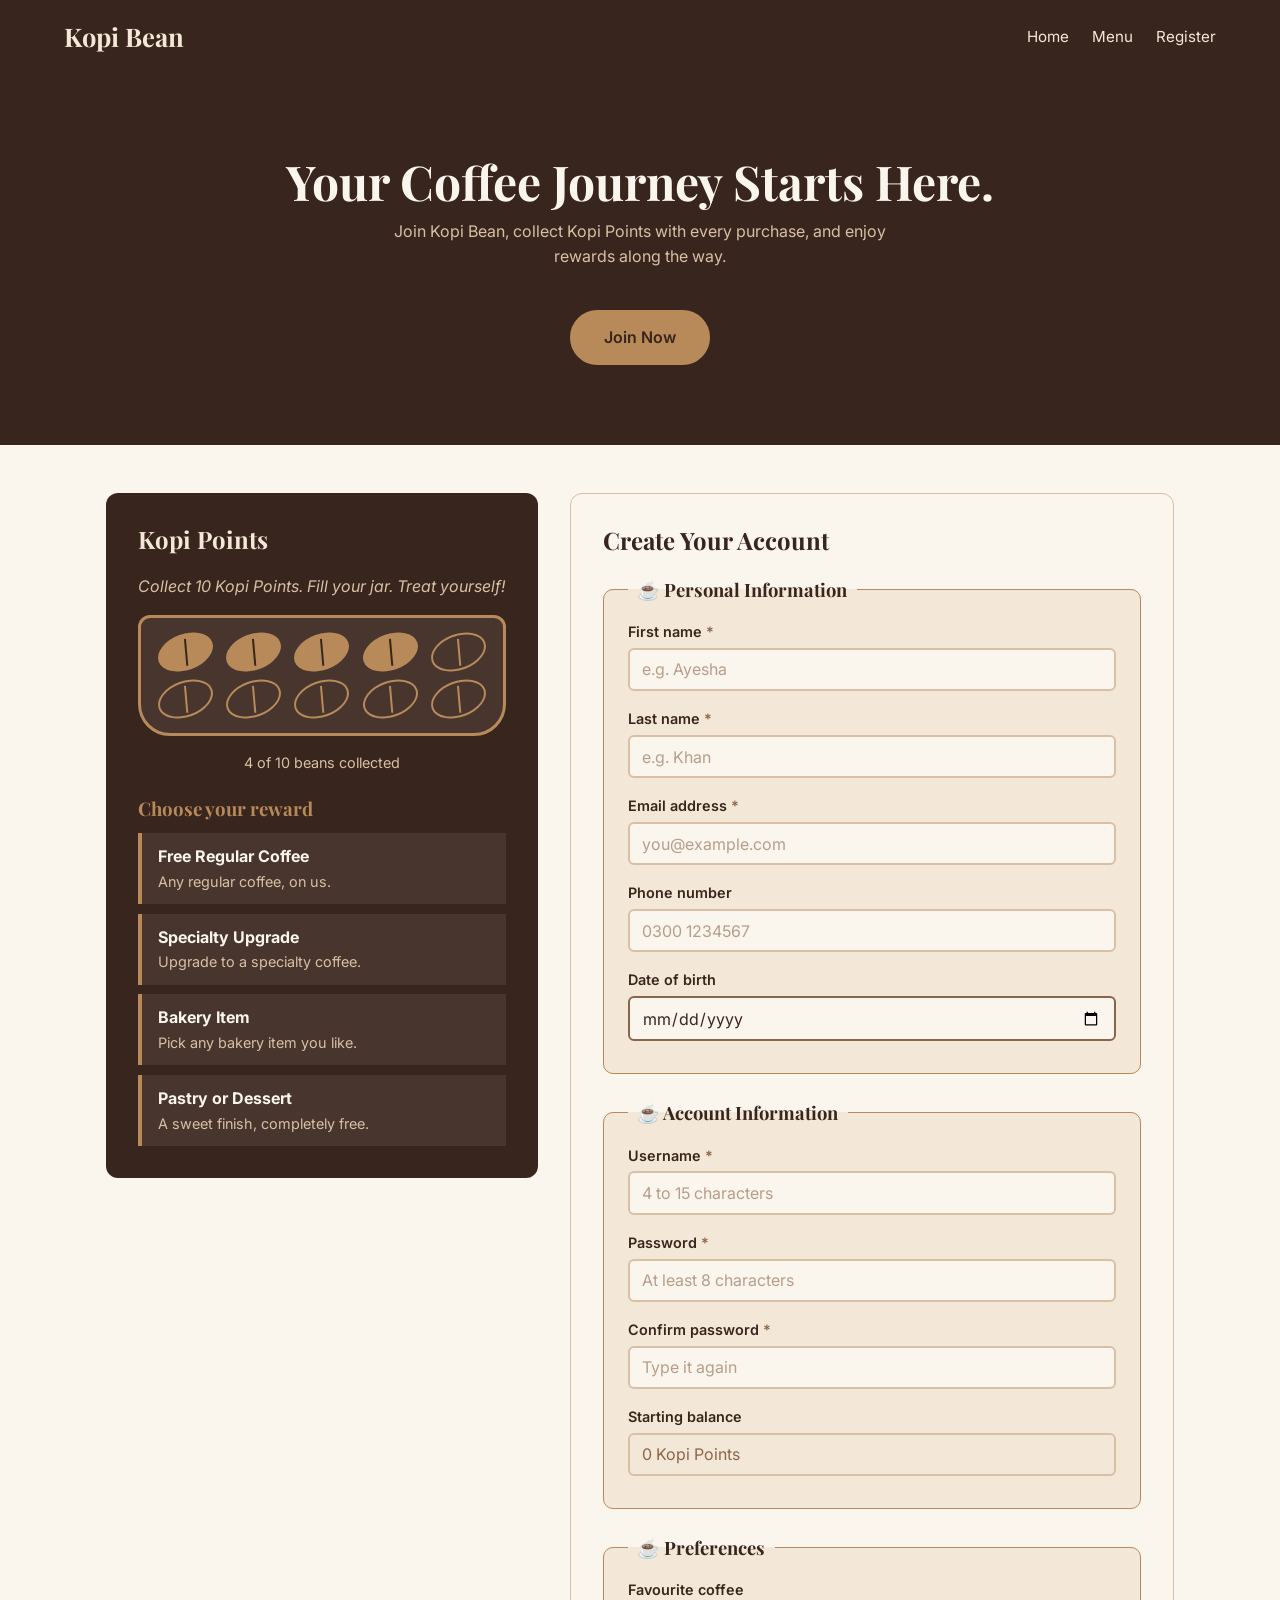
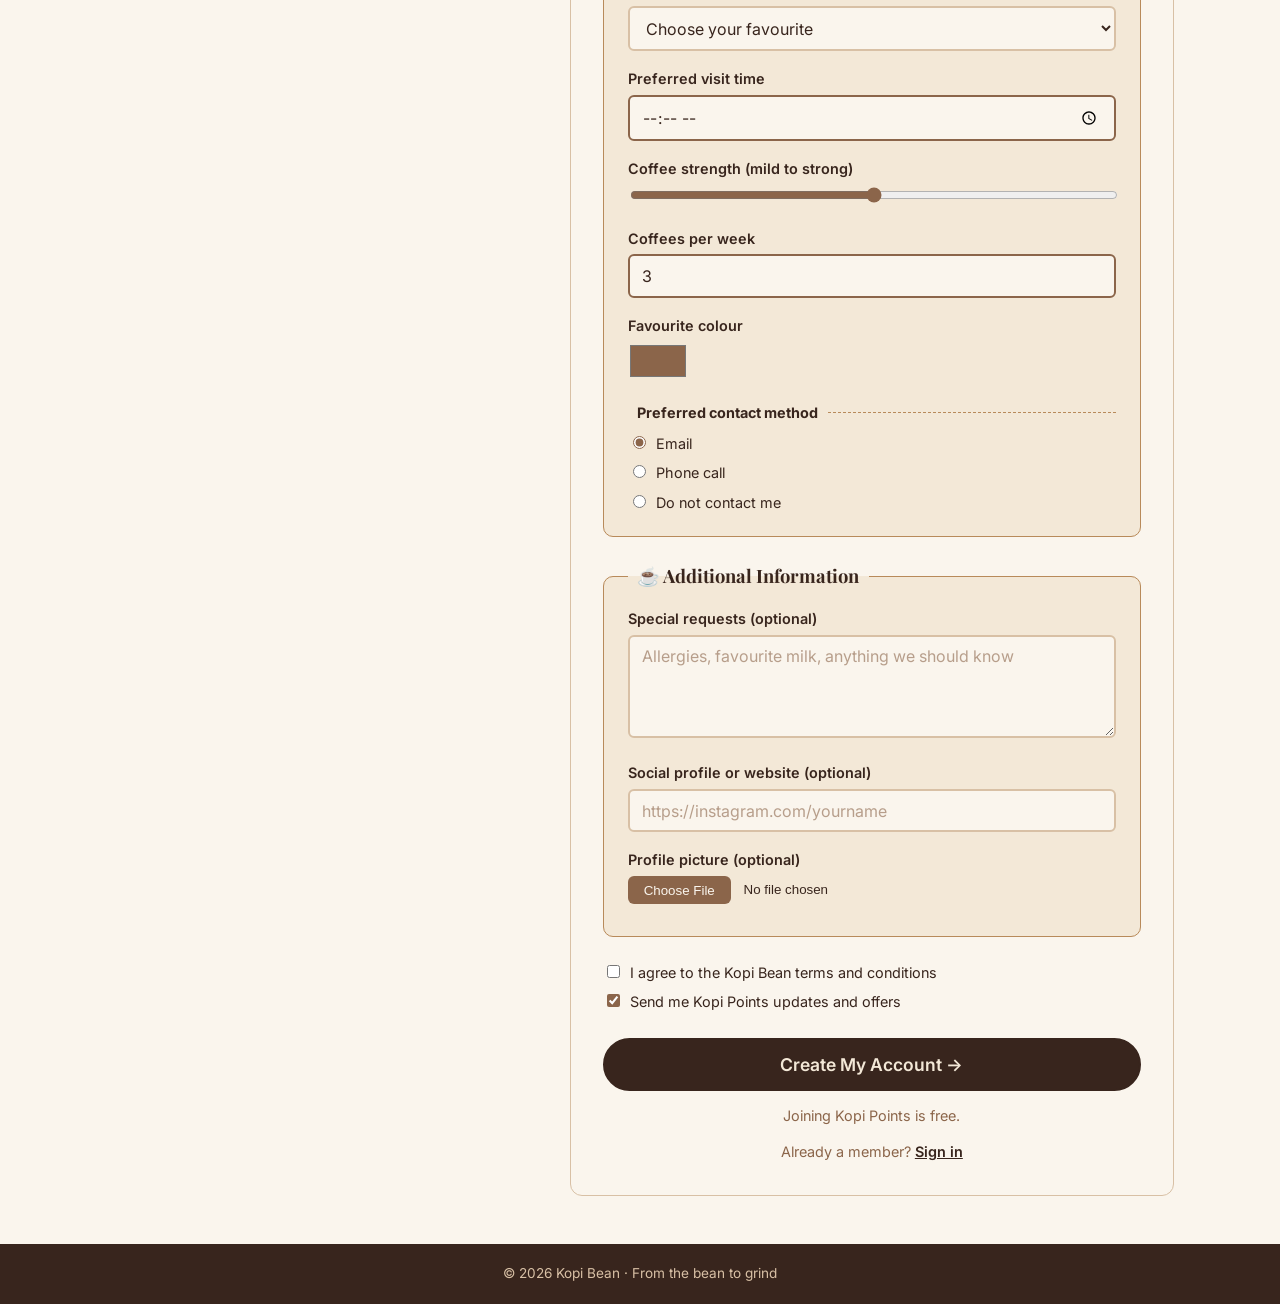
<file: register.html>
<!DOCTYPE html>
<html lang="en">
  <head>
    <meta charset="UTF-8">
    <meta name="viewport" content="width=device-width, initial-scale=1">
    <title>Register | Kopi Bean</title>
    <link href="https://fonts.googleapis.com/css2?family=Inter:wght@400;600&family=Playfair+Display:wght@500;700&display=swap" rel="stylesheet">
    <link rel="stylesheet" href="home.css">
    <link rel="stylesheet" href="register.css">
  </head>
  <body>
    <header class="site-header">
      <a class="brand" href="index.html">Kopi Bean</a>
      <input type="checkbox" id="nav-toggle">
      <label for="nav-toggle" class="nav-button">Menu</label>
      <nav class="main-nav">
        <a href="index.html">Home</a>
        <a href="media.html">Menu</a>
        <a href="register.html">Register</a>
      </nav>
    </header>
    <section id="welcome">
      <h1>Your Coffee Journey Starts Here.</h1>
      <p>Join Kopi Bean, collect Kopi Points with every purchase, and enjoy rewards along the way.</p>
      <a class="button" href="#signup">Join Now</a>
    </section>
    <main id="register">
      <aside id="points">
        <h2>Kopi Points</h2>
        <p class="slogan">Collect 10 Kopi Points. Fill your jar. Treat yourself!</p>
        <div class="jar" role="img" aria-label="Example jar with 4 of 10 beans collected">
          <span class="bean filled"></span>
          <span class="bean filled"></span>
          <span class="bean filled"></span>
          <span class="bean filled"></span>
          <span class="bean"></span>
          <span class="bean"></span>
          <span class="bean"></span>
          <span class="bean"></span>
          <span class="bean"></span>
          <span class="bean"></span>
        </div>
        <p class="count">4 of 10 beans collected</p>
        <h3>Choose your reward</h3>
        <ul class="rewards">
          <li>
            <h4>Free Regular Coffee</h4>
            <p>Any regular coffee, on us.</p>
          </li>
          <li>
            <h4>Specialty Upgrade</h4>
            <p>Upgrade to a specialty coffee.</p>
          </li>
          <li>
            <h4>Bakery Item</h4>
            <p>Pick any bakery item you like.</p>
          </li>
          <li>
            <h4>Pastry or Dessert</h4>
            <p>A sweet finish, completely free.</p>
          </li>
        </ul>
      </aside>
      <form id="signup" action="#" method="post">
        <h2>Create Your Account</h2>
        <fieldset>
          <legend>Personal Information</legend>
          <p>
            <label for="first">First name</label>
            <input type="text" id="first" name="first" placeholder="e.g. Ayesha" minlength="2" maxlength="20" required>
          </p>
          <p>
            <label for="last">Last name</label>
            <input type="text" id="last" name="last" placeholder="e.g. Khan" minlength="2" maxlength="20" required>
          </p>
          <p>
            <label for="email">Email address</label>
            <input type="email" id="email" name="email" placeholder="you@example.com" required>
          </p>
          <p>
            <label for="phone">Phone number</label>
            <input type="tel" id="phone" name="phone" placeholder="0300 1234567" maxlength="12">
          </p>
          <p>
            <label for="dob">Date of birth</label>
            <input type="date" id="dob" name="dob" min="1940-01-01" max="2026-11-16">
          </p>
        </fieldset>
        <fieldset>
          <legend>Account Information</legend>
          <p>
            <label for="username">Username</label>
            <input type="text" id="username" name="username" placeholder="4 to 15 characters" minlength="4" maxlength="15" required>
          </p>
          <p>
            <label for="password">Password</label>
            <input type="password" id="password" name="password" placeholder="At least 8 characters" minlength="8" required>
          </p>
          <p>
            <label for="confirm">Confirm password</label>
            <input type="password" id="confirm" name="confirm" placeholder="Type it again" minlength="8" required>
          </p>
          <p>
            <label for="start">Starting balance</label>
            <input type="text" id="start" name="start" value="0 Kopi Points" readonly>
          </p>
        </fieldset>
        <fieldset>
          <legend>Preferences</legend>
          <p>
            <label for="coffee">Favourite coffee</label>
            <select id="coffee" name="coffee">
              <option value="" disabled selected>Choose your favourite</option>
              <option value="espresso">Espresso</option>
              <option value="americano">Americano</option>
              <option value="cappuccino">Cappuccino</option>
              <option value="latte">Caramel Latte</option>
            </select>
          </p>
          <p>
            <label for="visit">Preferred visit time</label>
            <input type="time" id="visit" name="visit">
          </p>
          <p>
            <label for="strength">Coffee strength (mild to strong)</label>
            <input type="range" id="strength" name="strength" min="1" max="5" value="3">
          </p>
          <p>
            <label for="weekly">Coffees per week</label>
            <input type="number" id="weekly" name="weekly" min="0" max="14" value="3">
          </p>
          <p>
            <label for="colour">Favourite colour</label>
            <input type="color" id="colour" name="colour" value="#8B654A">
          </p>
          <fieldset class="choices">
            <legend>Preferred contact method</legend>
            <label><input type="radio" name="contact" value="email" checked> Email</label>
            <label><input type="radio" name="contact" value="phone"> Phone call</label>
            <label><input type="radio" name="contact" value="none"> Do not contact me</label>
          </fieldset>
        </fieldset>
        <fieldset>
          <legend>Additional Information</legend>
          <p>
            <label for="notes">Special requests (optional)</label>
            <textarea id="notes" name="notes" rows="4" maxlength="200" placeholder="Allergies, favourite milk, anything we should know"></textarea>
          </p>
          <p>
            <label for="profile">Social profile or website (optional)</label>
            <input type="url" id="profile" name="profile" placeholder="https://instagram.com/yourname">
          </p>
          <p>
            <label for="photo">Profile picture (optional)</label>
            <input type="file" id="photo" name="photo" accept="image/*">
          </p>
        </fieldset>
        <div class="agree">
          <label><input type="checkbox" name="terms" required> I agree to the Kopi Bean terms and conditions</label>
          <label><input type="checkbox" name="updates" checked> Send me Kopi Points updates and offers</label>
        </div>
        <button type="submit">Create My Account</button>
        <p class="note">Joining Kopi Points is free.</p>
        <p class="note">Already a member? <a href="#">Sign in</a></p>
      </form>
    </main>
    <footer class="site-footer">
      <p>&copy; 2026 Kopi Bean &middot; From the bean to grind</p>
    </footer>
  </body>
</html>
</file>
<file: home.css>
* { box-sizing: border-box; }
body { margin: 0; font-family: "Inter", Arial, sans-serif; font-size: 1rem; line-height: 1.6; color: #38251D; background-color: #FAF5ED; }
h1, h2, h3 { font-family: "Playfair Display", Georgia, serif; line-height: 1.2; }
img { max-width: 100%; height: auto; display: block; }
a { color: #8B654A; }

.site-header { display: flex; justify-content: space-between; align-items: center; flex-wrap: wrap; padding: 1rem 5%; background-color: #38251D; }
.brand { font-family: "Playfair Display", Georgia, serif; font-size: 1.6rem; font-weight: 700; color: #F3E8D7; text-decoration: none; }
.main-nav a { color: #F3E8D7; text-decoration: none; margin-left: 1.2rem; font-size: 0.95rem; }
.main-nav a:hover, .main-nav a:focus { color: #B88A5A; }
.planned::after { content: " (soon)"; font-size: 0.7rem; opacity: 0.7; }
#nav-toggle, .nav-button { display: none; }

#hero { text-align: center; padding: 8rem 1rem; color: #FAF5ED; background-color: #38251D; background-image: linear-gradient(rgba(56,37,29,0.6), rgba(56,37,29,0.6)), url("https://i1.pickpik.com/photos/281/753/279/arabica-aromatic-beverage-black-coffee-591ee135ccb76ce0847b6a663e6ff49f.jpg"); background-size: cover; background-position: center 45%; }
#hero h1 { font-size: 4rem; margin: 0; letter-spacing: 2px; }
.tagline { font-size: 1.25rem; font-style: italic; color: #D8C0A5; }
.button { display: inline-block; margin-top: 1rem; padding: 0.8rem 2rem; background-color: #B88A5A; color: #38251D; font-weight: 600; text-decoration: none; border: 2px solid #B88A5A; border-radius: 30px; }
.button:hover { background-color: transparent; color: #FAF5ED; }

#intro { text-align: center; padding: 3.5rem 1rem; background-color: #F3E8D7; }
#intro h2 { font-size: 2rem; margin: 0 0 0.5rem; }
#intro em { color: #8B654A; }
#intro strong { color: #B88A5A; }

.showcase { padding: 3.5rem 5%; text-align: center; }
.showcase h2 { font-size: 2rem; margin-top: 0; }
.coffee { background-color: #D8C0A5; }
.bakery { background-color: #FAF5ED; }
.cards { display: grid; grid-template-columns: repeat(auto-fit, minmax(220px, 1fr)); gap: 1.5rem; max-width: 1000px; margin: 0 auto; }
.card { background-color: #FAF5ED; border: 1px solid #B88A5A; border-radius: 10px; overflow: hidden; padding-bottom: 1rem; }
.bakery .card { background-color: #F3E8D7; }
.card img { width: 100%; aspect-ratio: 4 / 3; object-fit: cover; }
.card h3 { margin: 0.8rem 0 0.2rem; font-size: 1.25rem; }
.price { margin: 0; font-weight: 600; color: #8B654A; }

#discover { padding: 3rem 1rem; text-align: center; color: #F3E8D7; background-color: #8B654A; }
#discover a { color: #FAF5ED; }
.site-footer { padding: 1.2rem; text-align: center; font-size: 0.85rem; color: #D8C0A5; background-color: #38251D; }
.site-footer p { margin: 0; }

@media (max-width: 700px) {
  #hero h1 { font-size: 2.8rem; }
  .nav-button { display: block; color: #F3E8D7; border: 1px solid #B88A5A; padding: 0.3rem 0.8rem; cursor: pointer; }
  .main-nav { display: none; width: 100%; }
  #nav-toggle:checked ~ .main-nav { display: block; }
  .main-nav a { display: block; margin: 0.6rem 0 0; }
}
</file>
<file: register.css>
#welcome { padding: 5rem 1rem; text-align: center; color: #FAF5ED; background-color: #38251D; }
#welcome h1 { margin: 0 0 0.5rem; font-family: "Playfair Display", Georgia, serif; font-size: 3rem; }
#welcome p { max-width: 520px; margin: 0 auto 1.5rem; color: #D8C0A5; }

#register { display: grid; grid-template-columns: 1fr 1.4fr; gap: 2rem; max-width: 1100px; margin: 0 auto; padding: 3rem 1rem; align-items: start; }

#points { position: sticky; top: 1rem; padding: 2rem; color: #F3E8D7; background-color: #38251D; border-radius: 12px; }
#points h2 { margin-top: 0; font-family: "Playfair Display", Georgia, serif; }
#points h3 { margin: 1.5rem 0 0.8rem; font-family: "Playfair Display", Georgia, serif; color: #B88A5A; }
.slogan { font-style: italic; color: #D8C0A5; }
.jar { display: grid; grid-template-columns: repeat(5, 1fr); gap: 0.7rem; padding: 1rem; border: 3px solid #B88A5A; border-radius: 12px 12px 32px 32px; background-color: rgba(250, 245, 237, 0.08); }
.bean { position: relative; display: block; height: 36px; border: 2px solid #B88A5A; border-radius: 50%; transform: rotate(-20deg); }
.bean::after { content: ""; position: absolute; top: 8%; left: 50%; width: 2px; height: 84%; background-color: #B88A5A; transform: rotate(15deg); }
.bean.filled { background-color: #B88A5A; }
.bean.filled::after { background-color: #38251D; }
.count { text-align: center; font-size: 0.9rem; color: #D8C0A5; }

.rewards { margin: 0; padding: 0; list-style: none; }
.rewards > li { padding: 0.7rem 1rem; border-left: 4px solid #B88A5A; background-color: rgba(250, 245, 237, 0.08); }
.rewards li + li { margin-top: 0.6rem; }
.rewards li:hover { background-color: rgba(184, 138, 90, 0.25); }
.rewards h4 { margin: 0; font-size: 1rem; color: #FAF5ED; }
.rewards p { margin: 0; font-size: 0.9rem; color: #D8C0A5; }

#signup { padding: 2rem; background-color: #FAF5ED; border: 1px solid #D8C0A5; border-radius: 12px; }
#signup h2 { margin-top: 0; font-family: "Playfair Display", Georgia, serif; }
fieldset { margin: 0 0 1.5rem; padding: 1rem 1.5rem; border: 1px solid #B88A5A; border-radius: 10px; background-color: #F3E8D7; }
fieldset > legend { padding: 0 0.6rem; font-family: "Playfair Display", Georgia, serif; font-size: 1.15rem; font-weight: 700; color: #38251D; }
legend::before { content: "\2615  "; color: #8B654A; }
fieldset p { margin: 0 0 1rem; }
fieldset p + p { margin-top: 1rem; }
label { display: block; margin-bottom: 0.3rem; font-size: 0.9rem; font-weight: 600; color: #38251D; }
p:has(> input[required]) > label::after { content: " *"; color: #8B654A; }

input[type="text"], input[type="email"], input[type="tel"], input[type="password"], input[type="date"], input[type="time"], input[type="number"], input[type="url"], select, textarea { width: 100%; padding: 0.6rem 0.8rem; font-family: "Inter", Arial, sans-serif; font-size: 1rem; color: #38251D; background-color: #FAF5ED; border: 2px solid #D8C0A5; border-radius: 6px; }
input:hover, select:hover, textarea:hover { border-color: #B88A5A; }
input:focus, select:focus, textarea:focus { outline: 3px solid #B88A5A; outline-offset: 1px; background-color: #FFFFFF; }
input:valid:not(:placeholder-shown), textarea:valid:not(:placeholder-shown) { border-color: #8B654A; }
input:invalid:not(:placeholder-shown), textarea:invalid:not(:placeholder-shown) { border-color: #A4402E; background-color: #FBEDE8; }
input[readonly] { color: #8B654A; background-color: #F3E8D7; cursor: default; }
input[type="range"] { width: 100%; accent-color: #8B654A; }
input[type="color"] { width: 60px; height: 40px; padding: 0; border: none; background: none; cursor: pointer; }
input[type="file"]::file-selector-button { margin-right: 0.8rem; padding: 0.4rem 1rem; font-family: inherit; color: #FAF5ED; background-color: #8B654A; border: none; border-radius: 6px; cursor: pointer; }
input[type="file"]::file-selector-button:hover { background-color: #38251D; }
::placeholder { color: #8B654A; opacity: 0.6; }

.choices { margin: 0; padding: 0.5rem 0 0; border: none; border-top: 1px dashed #B88A5A; border-radius: 0; background-color: transparent; }
.choices > legend { font-size: 0.9rem; font-family: "Inter", Arial, sans-serif; }
.choices > legend::before { content: ""; }
.choices label, .agree label { display: block; margin-bottom: 0.4rem; font-weight: 400; cursor: pointer; }
.choices label:hover, .agree label:hover { color: #8B654A; }
.choices input, .agree input { margin-right: 0.4rem; accent-color: #8B654A; }
.agree { margin-bottom: 1.5rem; }
.agree label + label { margin-top: 0.4rem; }

button[type="submit"] { display: block; width: 100%; padding: 0.9rem; font-family: "Inter", Arial, sans-serif; font-size: 1.1rem; font-weight: 600; color: #F3E8D7; background-color: #38251D; border: 2px solid #38251D; border-radius: 30px; cursor: pointer; }
button[type="submit"]:hover, button[type="submit"]:focus { color: #38251D; background-color: #B88A5A; outline: 3px solid #38251D; outline-offset: 2px; }
button[type="submit"]::after { content: " \2192"; }
.note { margin: 0.8rem 0 0; text-align: center; font-size: 0.9rem; color: #8B654A; }
.note a { color: #38251D; font-weight: 600; }

@media (max-width: 800px) {
  #welcome h1 { font-size: 2.2rem; }
  #register { grid-template-columns: 1fr; padding: 2rem 1rem; }
  #points { position: static; }
  #signup { padding: 1rem; }
}
</file>
